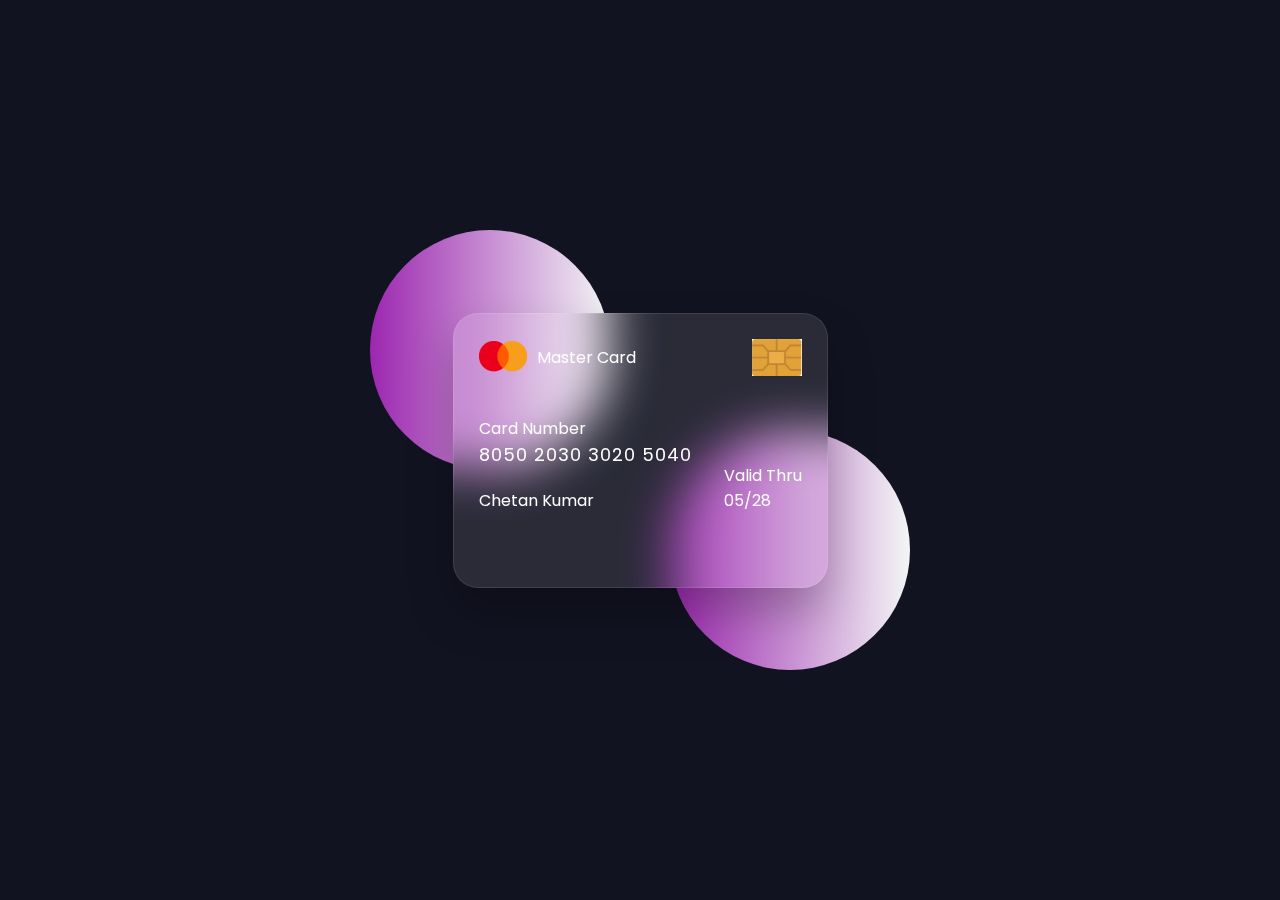
<file: Flipping Card/index.html>
<!DOCTYPE html>
<html lang="en">
  <head>
    <meta charset="UTF-8" />
    <meta name="viewport" content="width=device-width, initial-scale=1.0" />
    <title>Flipping Card UI Design</title>
    <link rel="stylesheet" href="style.css" />
  </head>
  <body>
    <section>
      <div class="container">
        <div class="card front-face">
          <header>
            <span class="logo">
              <img src="Mastercard-logo.png" alt="" />
              <h5>Master Card</h5>
            </span>
            <img src="chip.jpg" alt="" class="chip" />
          </header>

          <div class="card-details">
            <div class="name-number">
              <h6>Card Number</h6>
              <h5 class="number">8050 2030 3020 5040</h5>
              <h5 class="name">Chetan Kumar</h5>
            </div>
            <div class="valid-date">
              <h6>Valid Thru</h6>
              <h5>05/28</h5>
            </div>
          </div>
        </div>
        <div class="card back-face">
          <h6>
            For customer service call +977 4343 3433 or email at
            mastercard@gmail.com
          </h6>
          <span class="magnetic-strip"></span>
          <div class="signature"><i>005</i></div>
          <h5>
            Lorem ipsum dolor sit amet consectetur adipisicing elit. Eveniet rem
            mollitia labore accusamus explicabo cumque numquam ad aspernatur
            aliquid eaque modi alias eos dolor maxime architecto, iusto
            blanditiis illo? Possimus!
          </h5>
        </div>
      </div>
    </section>
  </body>
</html>
</file>
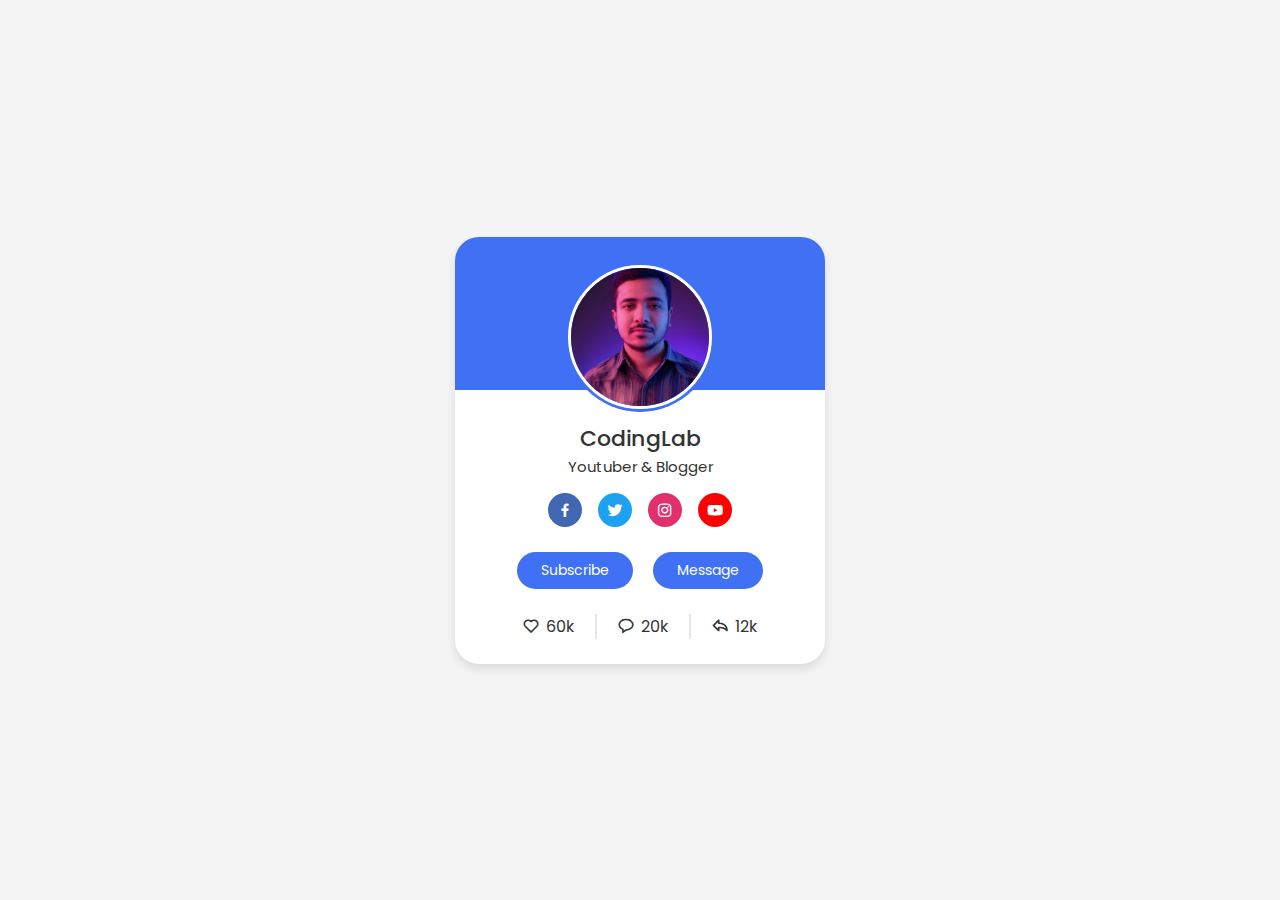
<file: Profile Card/index.html>
<!DOCTYPE html>
<html lang="en">
<head>
    <meta charset="UTF-8">
    <meta name="viewport" content="width=device-width, initial-scale=1.0">
    <title>Profile Card UI Design</title>
    <link rel="stylesheet" href="style.css">
    <link href='https://unpkg.com/boxicons@2.1.4/css/boxicons.min.css' rel='stylesheet'>
</head>
<body>
    <div class="profile-card">
        <div class="image">
            <img src="Profile.jpg" alt="" class="profile-img">
        </div>
        <div class="text-data">
            <span class="name">CodingLab</span>
            <span class="job">Youtuber & Blogger</span>
        </div>

        <div class="media-buttons">
            <a href="#" style="background: #4267b2;" class="link">
                <i class='bx bxl-facebook'></i>
            </a>
            <a href="#" style="background:#1da1f2 ;" class="link">
                <i class='bx bxl-twitter'></i>
            </a>
            <a href="#" style="background: #e1306c;" class="link">
                <i class='bx bxl-instagram'></i>
            </a>
            <a href="#" style="background: #ff0000;" class="link">
                <i class='bx bxl-youtube'></i>
            </a>
        </div>
        <div class="buttons">
            <button class="button">Subscribe</button>
            <button class="button">Message</button>
        </div>

        <div class="analytics">
            <div class="data">
                <i class='bx bx-heart'></i>
                <span class="number">60k</span>
            </div>
            <div class="data">
                <i class='bx bx-message-rounded'></i>
                <span class="number">20k</span>
            </div>
            <div class="data">
                <i class='bx bx-share'></i>
                <span class="number">12k</span>
            </div>
        </div>
    </div>
    
</body>
</html>
</file>
<file: Flipping Card/style.css>
@import url('https://fonts.googleapis.com/css2?family=Poppins:wght@300;400;600&display=swap');

*{
    margin: 0;
    padding: 0;
    box-sizing: border-box;
    font-family: "Poppins", sans-serif;
}

section{
    position: relative;
    min-height: 100vh;
    width: 100%;
    background: #121321;
    display: flex;
    align-items: center;
    justify-content: center;
    color: #fff;
    perspective: 1000px;
}

section::before{
    content: "";
    position: absolute;
    height: 240px;
    width: 240px;
    border-radius: 50%;
    transform: translate(-150px,-100px);
    background: linear-gradient(90deg,#9c27b0,#f3f5f5);
}

section::after{
    content: "";
    position: absolute;
    height: 240px;
    width: 240px;
    border-radius: 50%;
    transform: translate(150px,100px);
    background: linear-gradient(90deg,#9c27b0,#f3f5f5);
}

.container {
    position: relative;
    height: 275px;
    width: 375px;
    z-index: 100;
    transition: 0.6s;
    transform-style:preserve-3d ;
}
.container:hover{
    transform: rotateY(180deg);
}
.container .card{
    position: absolute;
    height: 100%;
    width: 100%;
    padding: 25px;
    border-radius: 25px;
    backdrop-filter: blur(25px);
    background: rgba(255, 255, 255, 0.1);
    box-shadow: 0 25px 45px rgba(0, 0, 0, 0.25) ;
    border: 1px solid rgba(255, 255, 255, 0.1);
    backface-visibility: hidden;
}

.front-face header,
.front-face .logo{
    display: flex;
    align-items: center;
}

.front-face header{
    justify-content: space-between;
}
.front-face .logo img{
    width: 48px;
    margin-right: 10px;

}
h5{
    font-size: 16px;
    font-weight: 400;
}

.front-face .chip{
    width: 50px;
}

.front-face .card-details{
    display: flex;
    margin-top: 40px;
    align-items: flex-end;
    justify-content: space-between;
}

h6{
    font-size: 16px;
    font-weight: 400;
}

h5.number{
    font-size: 18px;
    letter-spacing: 1px;

}
h5.name{
    margin-top: 20px;
}

.card.back-face{
    border: none;
    padding: 15px 25px 25px 25px;
    transform: rotateY(180deg);
}

.card.back-face h6{
    font-size: 8px;
}

.card.back-face .magnetic-strip{
    position: absolute;
    top: 40px;
    left: 0;
    height: 45px;
    width: 100%;
    background: #000;
}

.card.back-face .signature{
    display: flex;
    justify-content: flex-end;
    align-items: center;
    margin-top: 80px;
    height: 40px;
    width: 85%;
    border-radius: 6px;
   
    background: repeating-linear-gradient(#fff 3px0,#efefef 0px,#efefef 9px);
}

.signature i {
    color: #000;
    font-size: 12px;
    padding: 4px 6px;
    border-radius:4px ;
    background-color: #fff;
    margin-right: -30px;
    z-index: -1;
}
.card.back-face h5{
    font-size: 8px;
    margin-top: 15px;
}
</file>
<file: Profile Card/style.css>
@import url('https://fonts.googleapis.com/css2?family=Poppins:wght@300;400;600&display=swap');

*{
    margin: 0;
    padding: 0;
    box-sizing: border-box;
    font-family: "Poppins", sans-serif;
}
body{
    height: 100vh;
    display: flex;
    align-items: center;
    justify-content: center;
    background-color: #f4f4f4;
}
.profile-card{
    display: flex;
    flex-direction: column;
    align-items: center;
    max-width: 370px;
    width: 100%;
    background: #fff;
    border-radius: 24px;
    padding: 25px;
    box-shadow: 0 5px 10px rgba(0, 0, 0, 0.1);
    position: relative;
}
.profile-card::before{
    content: '';
    position: absolute;
    top: 0;
    left: 0;
    height: 36%;
    width: 100%;
    border-radius: 24px 24px 0 0;
    background-color: #4070f4;
}
.image{
    position: relative;
    height: 150px;
    width: 150px;
    border-radius: 50%;
    background-color: #4070f4;
    padding: 3px;
    margin-bottom:10px ;
}
.image .profile-img{
    height: 100%;
    width: 100%;
    object-fit: cover;
    border-radius: 50%;
    border: 3px solid #fff;
}

.profile-card .text-data{
    display: flex;
    flex-direction: column;
    align-items: center;
    color: #333;
}
.text-data .name{
    font-size: 22px;
    font-weight: 500;
}
.text-data .job{
    font-size: 15px;
    font-weight: 400;
}

.profile-card .media-buttons{
    display: flex;
    align-items: center;
    margin-top: 15px;
}

.media-buttons .link{
    display: flex;
    align-items: center;
    justify-content: center;
    color: #fff;
    font-size: 18px;
    height: 34px;
    width: 34px;
    border-radius: 50%;
    margin: 0px 8px;
    background-color: #4070f4;
    text-decoration: none;
}
 .profile-card .buttons{
    display: flex;
    align-items: center;
    margin-top: 25px;

}

.buttons .button{
    color: #fff;
    font-size: 14px;
    font-weight: 400;
    border: none;
    border-radius: 24px;
    margin:0 10px;
    padding: 8px 24px;
    background-color: #4070f4;
    cursor: pointer;
    transition: all 0.3s ease;
}
.buttons .button:hover{
    background-color: #0e4bf1;
}

.profile-card .analytics{
    display: flex;
    align-items: center;
    margin-top: 25px;
}

.analytics .data{
    display: flex;
    align-items: center;
    color: #333;
    padding: 0px 20px;
    border-right:2px solid #e7e7e7 ;
}

.data i{
    font-size: 18px;
    margin-right: 6px;
}
.data:last-child{
    border-right: none;
}
</file>
